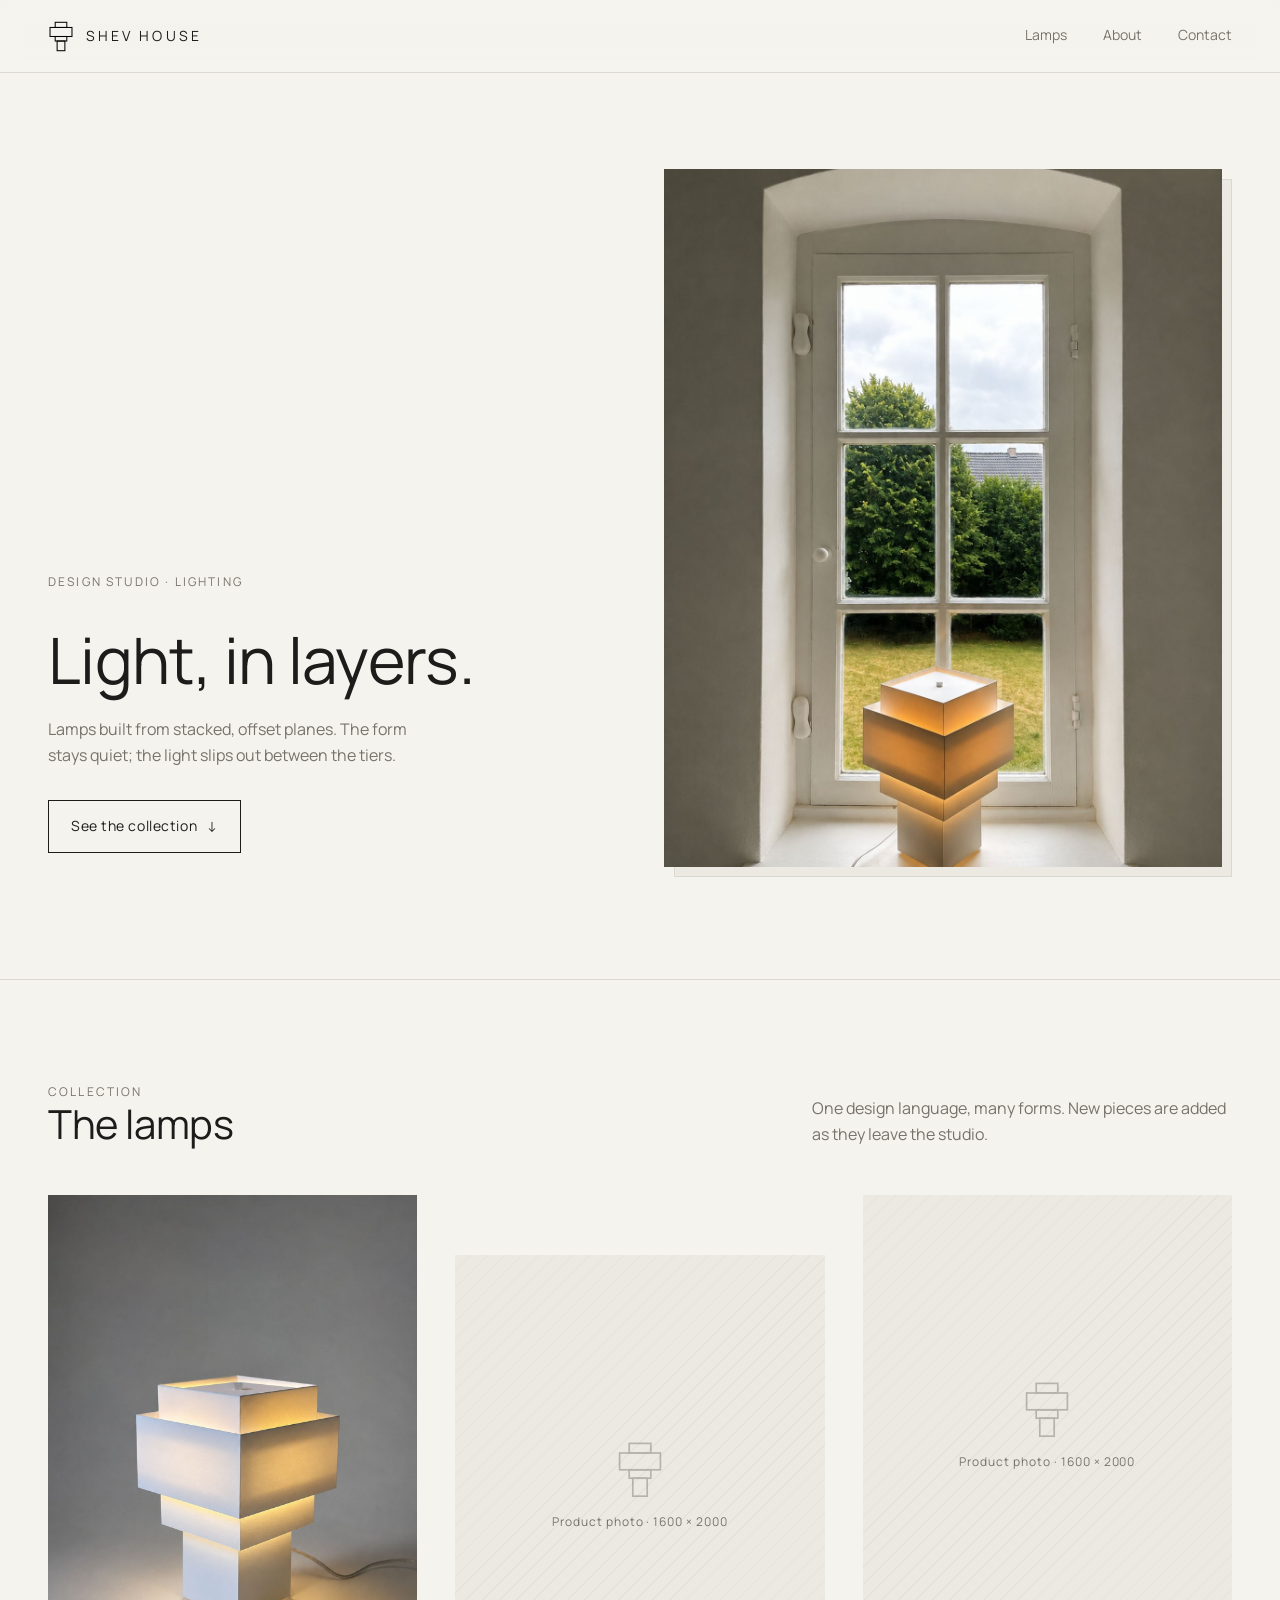
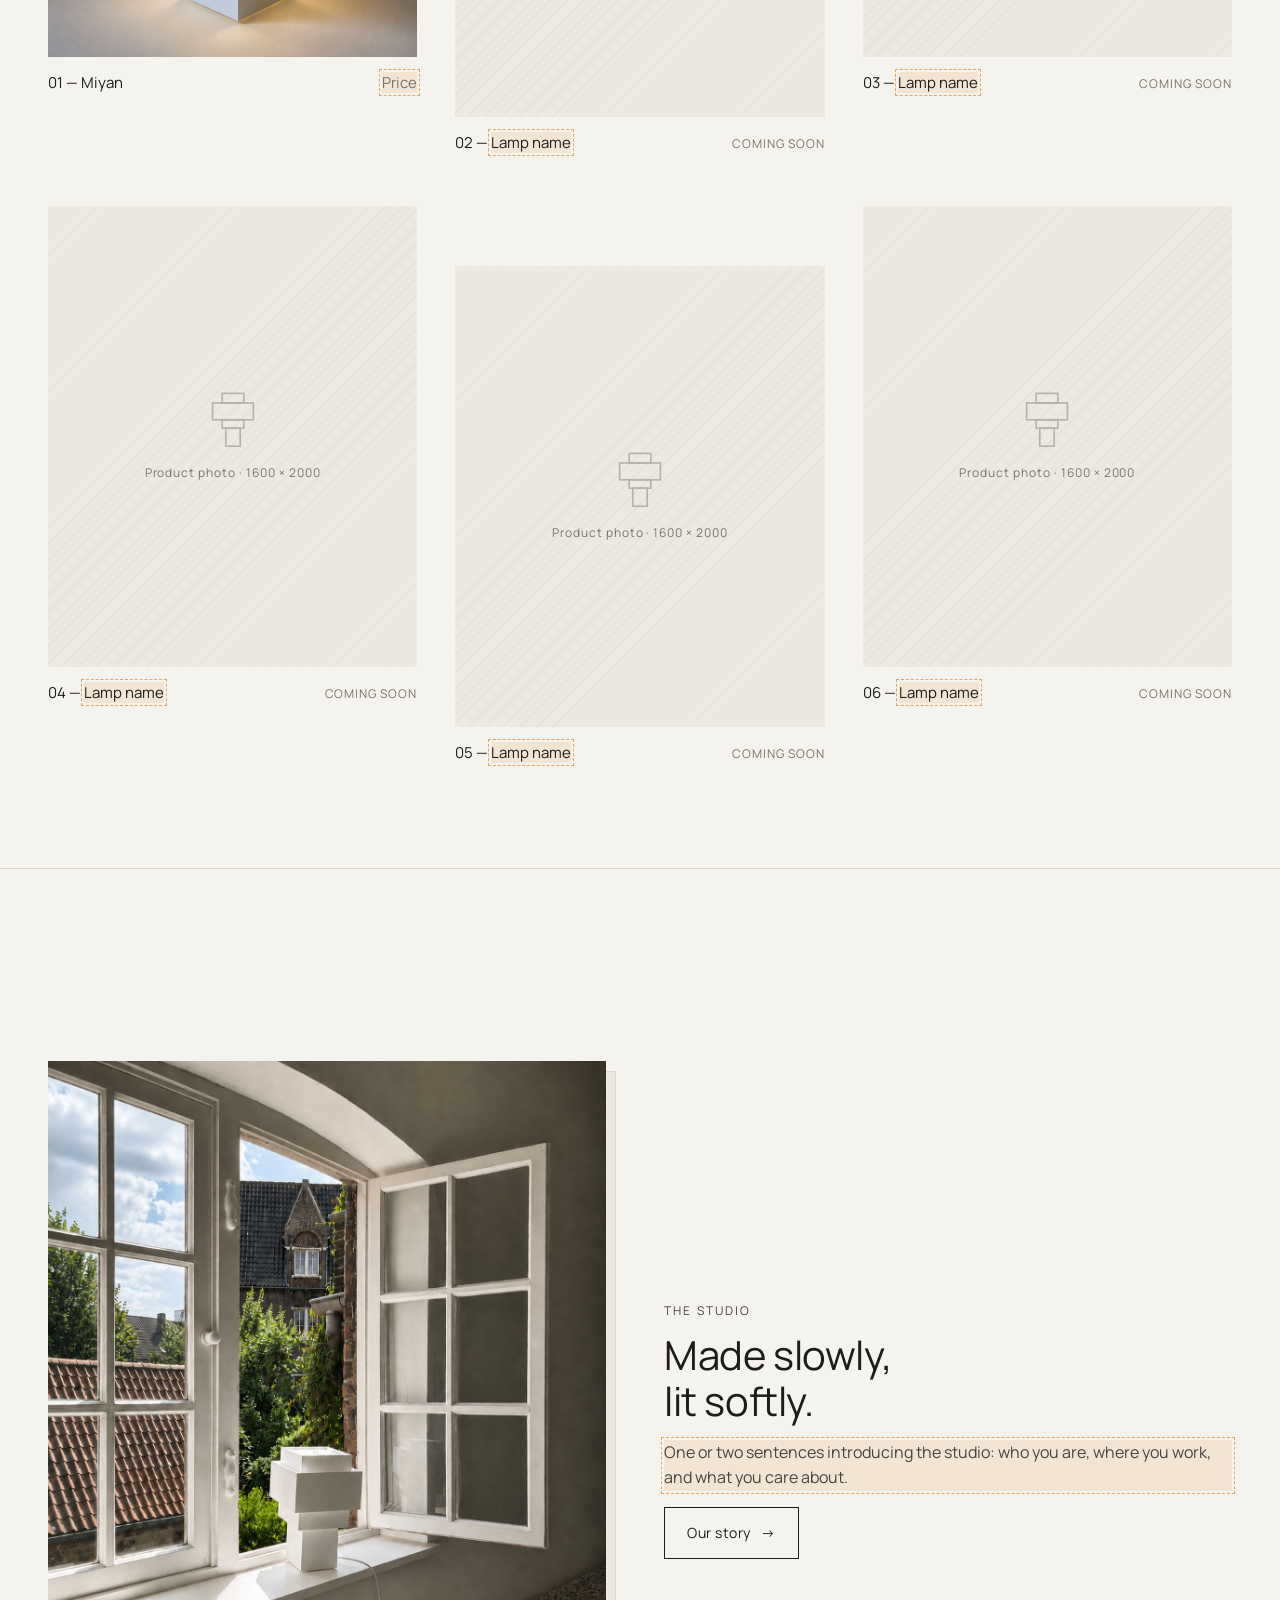
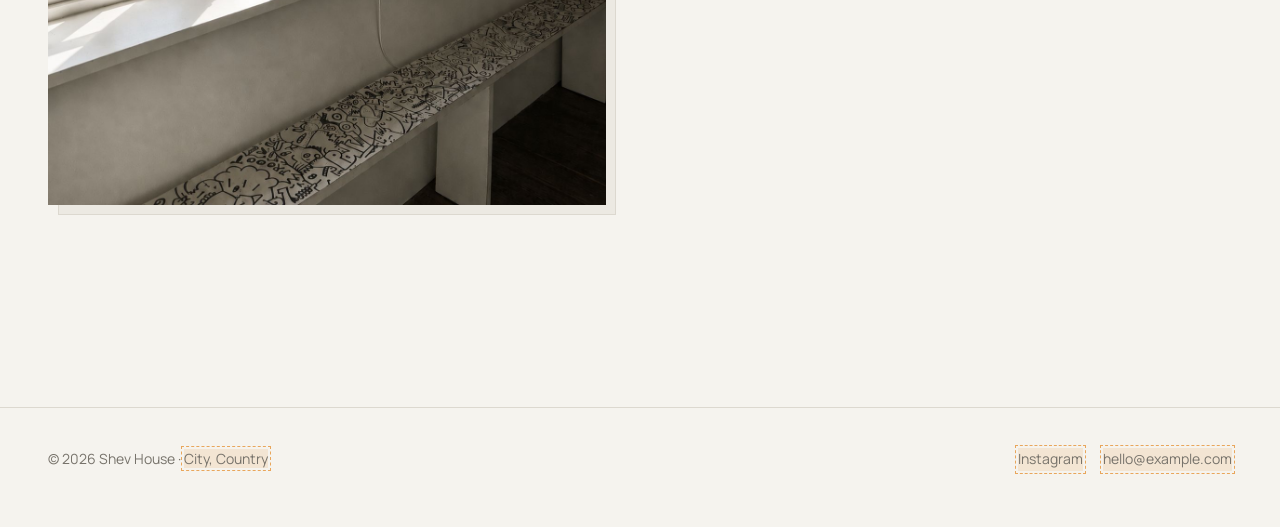
<file: index.html>
<!doctype html>
<html lang="en">
<head>
  <meta charset="utf-8">
  <meta name="viewport" content="width=device-width, initial-scale=1">
  <title>Shev House — Lamps</title>
  <meta name="description" content="Shev House is a design studio making sculptural lamps of stacked, offset light.">
  <link rel="icon" href="assets/img/favicon.svg" type="image/svg+xml">
  <link rel="preconnect" href="https://fonts.googleapis.com">
  <link rel="preconnect" href="https://fonts.gstatic.com" crossorigin>
  <link href="https://fonts.googleapis.com/css2?family=Manrope:wght@300;400;500&display=swap" rel="stylesheet">
  <link rel="stylesheet" href="assets/css/style.css">
</head>
<body class="show-placeholders">
  <header class="site-header">
    <div class="wrap">
      <a class="logo" href="index.html" aria-label="Shev House — home">
        <img src="assets/img/logo-mark.svg" alt="">
        <span>Shev House</span>
      </a>
      <nav class="nav" aria-label="Main">
        <a href="index.html#collection">Lamps</a>
        <a href="about.html">About</a>
        <a href="contact.html">Contact</a>
      </nav>
    </div>
  </header>

  <main>
    <section class="wrap hero">
      <div class="hero-copy">
        <p class="eyebrow">Design studio · Lighting</p>
        <h1>Light, in layers.</h1>
        <p>Lamps built from stacked, offset planes. The form stays quiet; the light slips out between the tiers.</p>
        <a class="btn" href="#collection">See the collection <span class="arrow">↓</span></a>
      </div>
      <div class="hero-media tiered">
        <img src="assets/img/miyan/img_6294.jpg" alt="Miyan lamp glowing on a white window sill" width="1200" height="1600">
      </div>
    </section>

    <section class="section" id="collection">
      <div class="wrap">
        <div class="section-head">
          <div>
            <p class="eyebrow">Collection</p>
            <h2>The lamps</h2>
          </div>
          <p>One design language, many forms. New pieces are added as they leave the studio.</p>
        </div>
        <div class="grid" data-product-grid></div>
      </div>
    </section>

    <section class="section">
      <div class="wrap about-intro">
        <div class="tiered">
          <img src="assets/img/miyan/img_6286.jpg" alt="Miyan on a sill beside an open window" width="1199" height="1600" loading="lazy">
        </div>
        <div class="prose">
          <p class="eyebrow">The studio</p>
          <h2>Made slowly, <br>lit softly.</h2>
          <p class="ph">One or two sentences introducing the studio: who you are, where you work, and what you care about.</p>
          <p><a class="btn" href="about.html">Our story <span class="arrow">→</span></a></p>
        </div>
      </div>
    </section>
  </main>

  <footer class="site-footer">
    <div class="wrap">
      <span>© 2026 Shev House · <span class="ph">City, Country</span></span>
      <nav aria-label="Footer">
        <a href="https://instagram.com/" class="ph">Instagram</a>
        <a href="mailto:hello@example.com" class="ph">hello@example.com</a>
      </nav>
    </div>
  </footer>
  <script src="assets/js/products.js"></script>
  <script src="assets/js/site.js"></script>
</body>
</html>
</file>
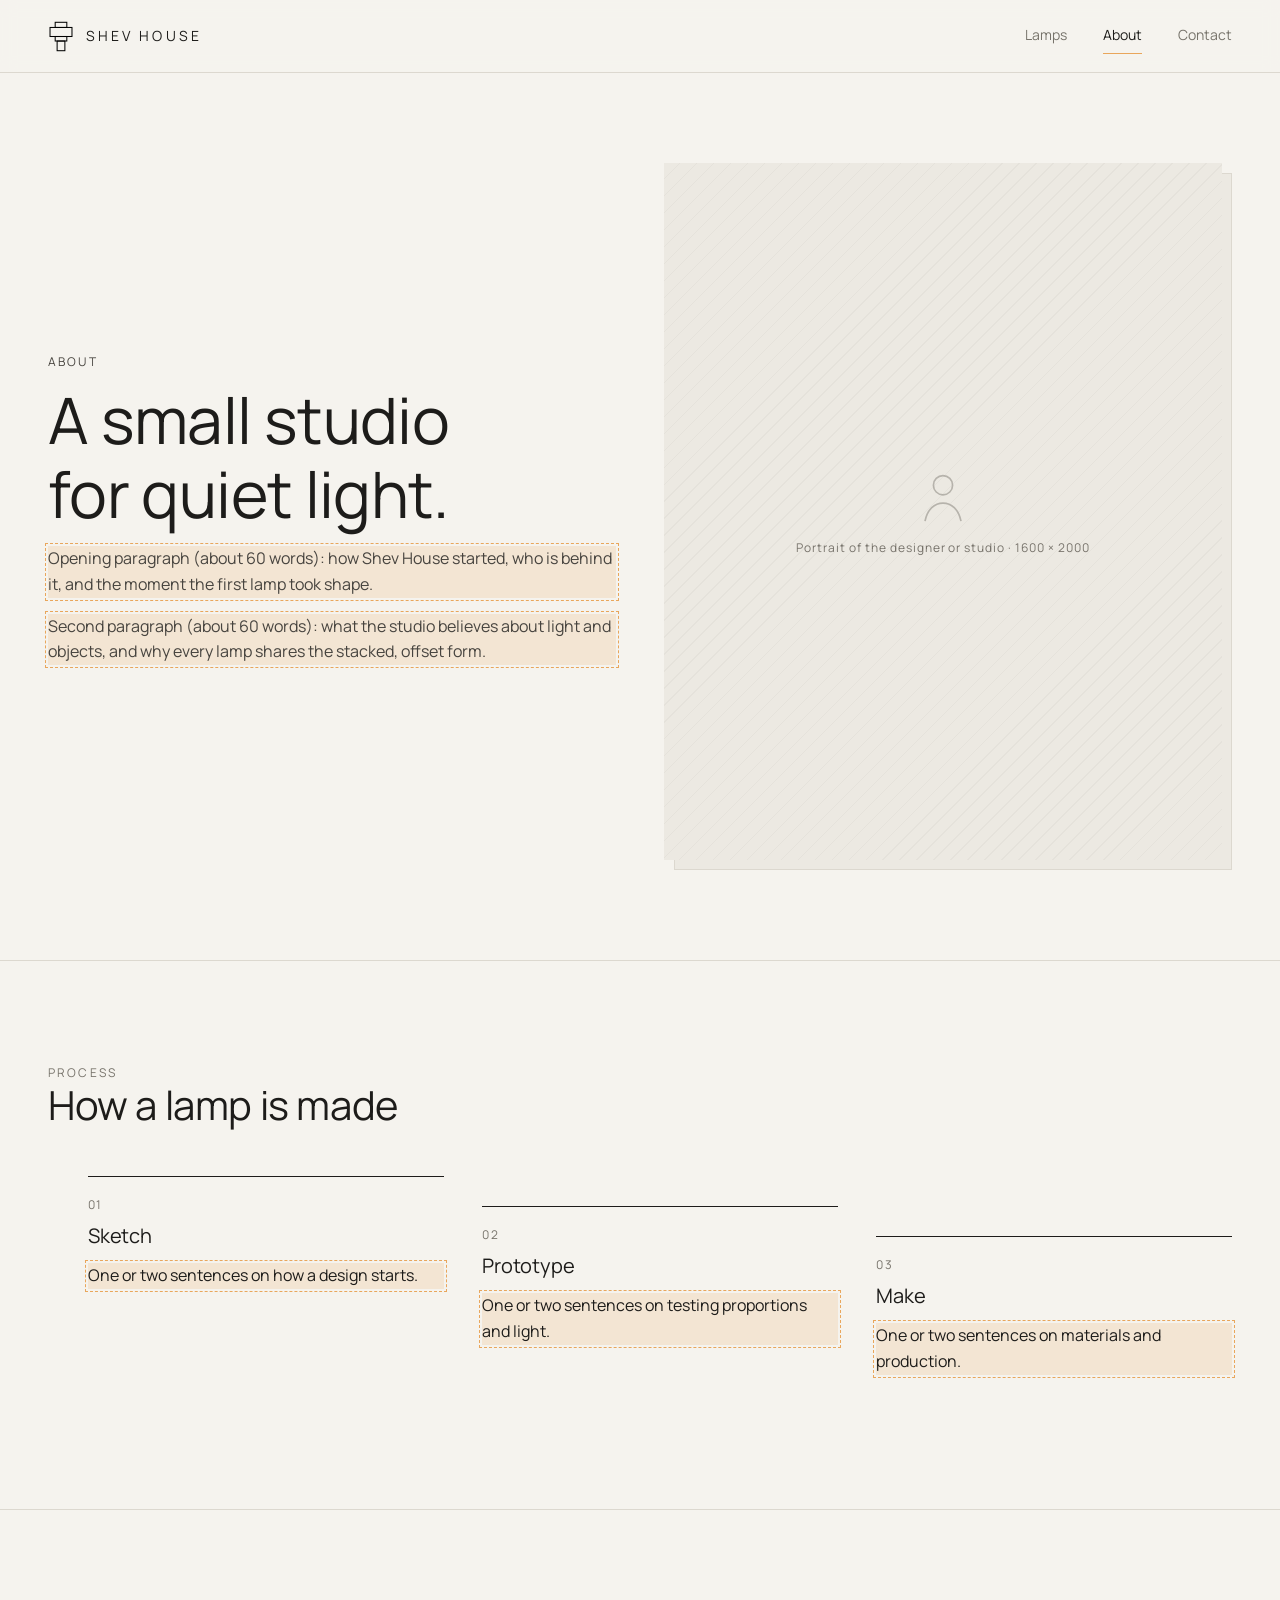
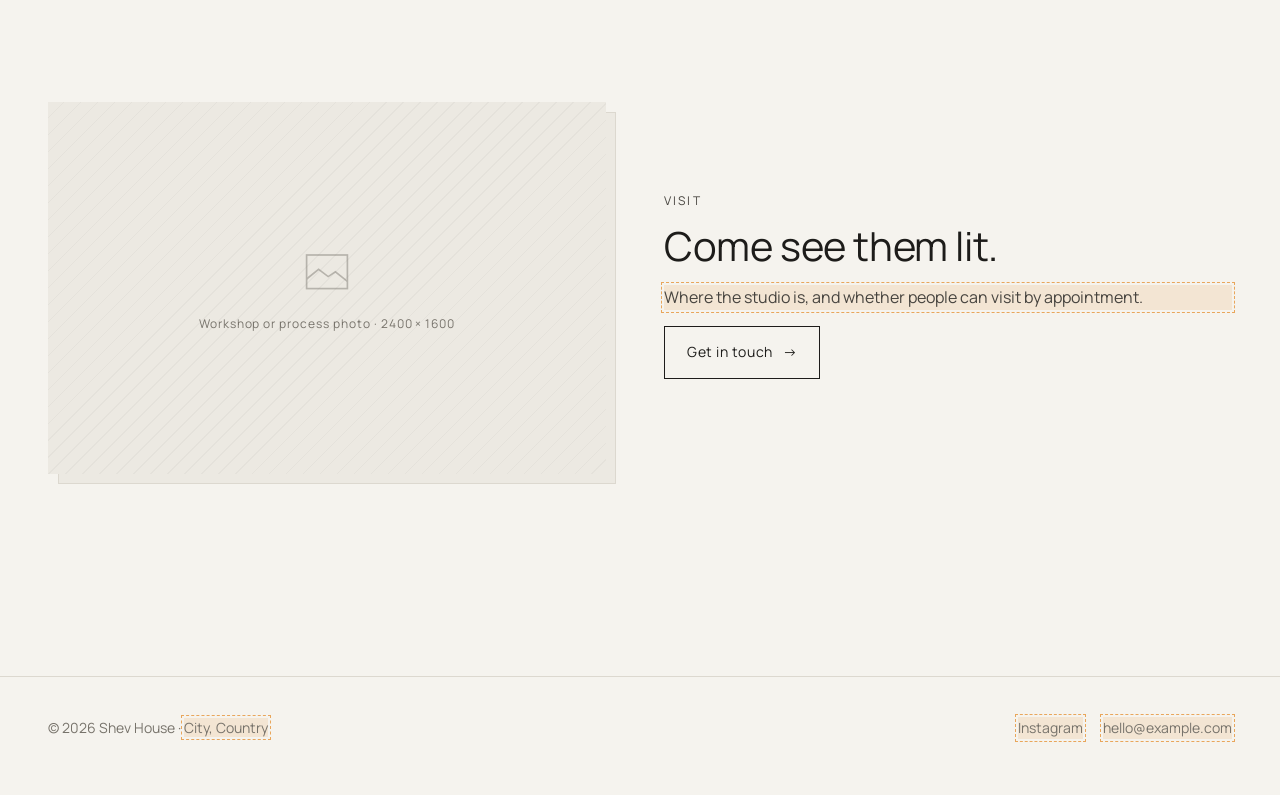
<file: about.html>
<!doctype html>
<html lang="en">
<head>
  <meta charset="utf-8">
  <meta name="viewport" content="width=device-width, initial-scale=1">
  <title>About — Shev House</title>
  <meta name="description" content="The story of Shev House, a lighting design studio.">
  <link rel="icon" href="assets/img/favicon.svg" type="image/svg+xml">
  <link rel="preconnect" href="https://fonts.googleapis.com">
  <link rel="preconnect" href="https://fonts.gstatic.com" crossorigin>
  <link href="https://fonts.googleapis.com/css2?family=Manrope:wght@300;400;500&display=swap" rel="stylesheet">
  <link rel="stylesheet" href="assets/css/style.css">
</head>
<body class="show-placeholders">
  <header class="site-header">
    <div class="wrap">
      <a class="logo" href="index.html" aria-label="Shev House — home">
        <img src="assets/img/logo-mark.svg" alt="">
        <span>Shev House</span>
      </a>
      <nav class="nav" aria-label="Main">
        <a href="index.html#collection">Lamps</a>
        <a href="about.html" aria-current="page">About</a>
        <a href="contact.html">Contact</a>
      </nav>
    </div>
  </header>

  <main>
    <section class="wrap about-intro">
      <div class="prose">
        <p class="eyebrow">About</p>
        <h1>A small studio <br>for quiet light.</h1>
        <p class="ph">Opening paragraph (about 60 words): how Shev House started, who is behind it, and the moment the first lamp took shape.</p>
        <p class="ph">Second paragraph (about 60 words): what the studio believes about light and objects, and why every lamp shares the stacked, offset form.</p>
      </div>
      <div class="tiered">
        <div class="placeholder" style="aspect-ratio:4/5">
          <svg viewBox="0 0 40 48" fill="none" stroke="currentColor" stroke-width="1.4"><circle cx="20" cy="16" r="8"/><path d="M5 46c2-10 8-15 15-15s13 5 15 15"/></svg>
          <span>Portrait of the designer or studio · 1600 × 2000</span>
        </div>
      </div>
    </section>

    <section class="section">
      <div class="wrap">
        <div class="section-head">
          <div>
            <p class="eyebrow">Process</p>
            <h2>How a lamp is made</h2>
          </div>
        </div>
        <ol class="steps">
          <li><h3>Sketch</h3><p class="ph">One or two sentences on how a design starts.</p></li>
          <li><h3>Prototype</h3><p class="ph">One or two sentences on testing proportions and light.</p></li>
          <li><h3>Make</h3><p class="ph">One or two sentences on materials and production.</p></li>
        </ol>
      </div>
    </section>

    <section class="section">
      <div class="wrap about-intro">
        <div class="tiered">
          <div class="placeholder" style="aspect-ratio:3/2">
            <svg viewBox="0 0 40 48" fill="none" stroke="currentColor" stroke-width="1.4"><rect x="3" y="10" width="34" height="28"/><path d="M3 30l10-8 8 6 6-4 10 8"/></svg>
            <span>Workshop or process photo · 2400 × 1600</span>
          </div>
        </div>
        <div class="prose">
          <p class="eyebrow">Visit</p>
          <h2>Come see them lit.</h2>
          <p class="ph">Where the studio is, and whether people can visit by appointment.</p>
          <p><a class="btn" href="contact.html">Get in touch <span class="arrow">→</span></a></p>
        </div>
      </div>
    </section>
  </main>

  <footer class="site-footer">
    <div class="wrap">
      <span>© 2026 Shev House · <span class="ph">City, Country</span></span>
      <nav aria-label="Footer">
        <a href="https://instagram.com/" class="ph">Instagram</a>
        <a href="mailto:hello@example.com" class="ph">hello@example.com</a>
      </nav>
    </div>
  </footer>
  <script src="assets/js/products.js"></script>
  <script src="assets/js/site.js"></script>
</body>
</html>
</file>
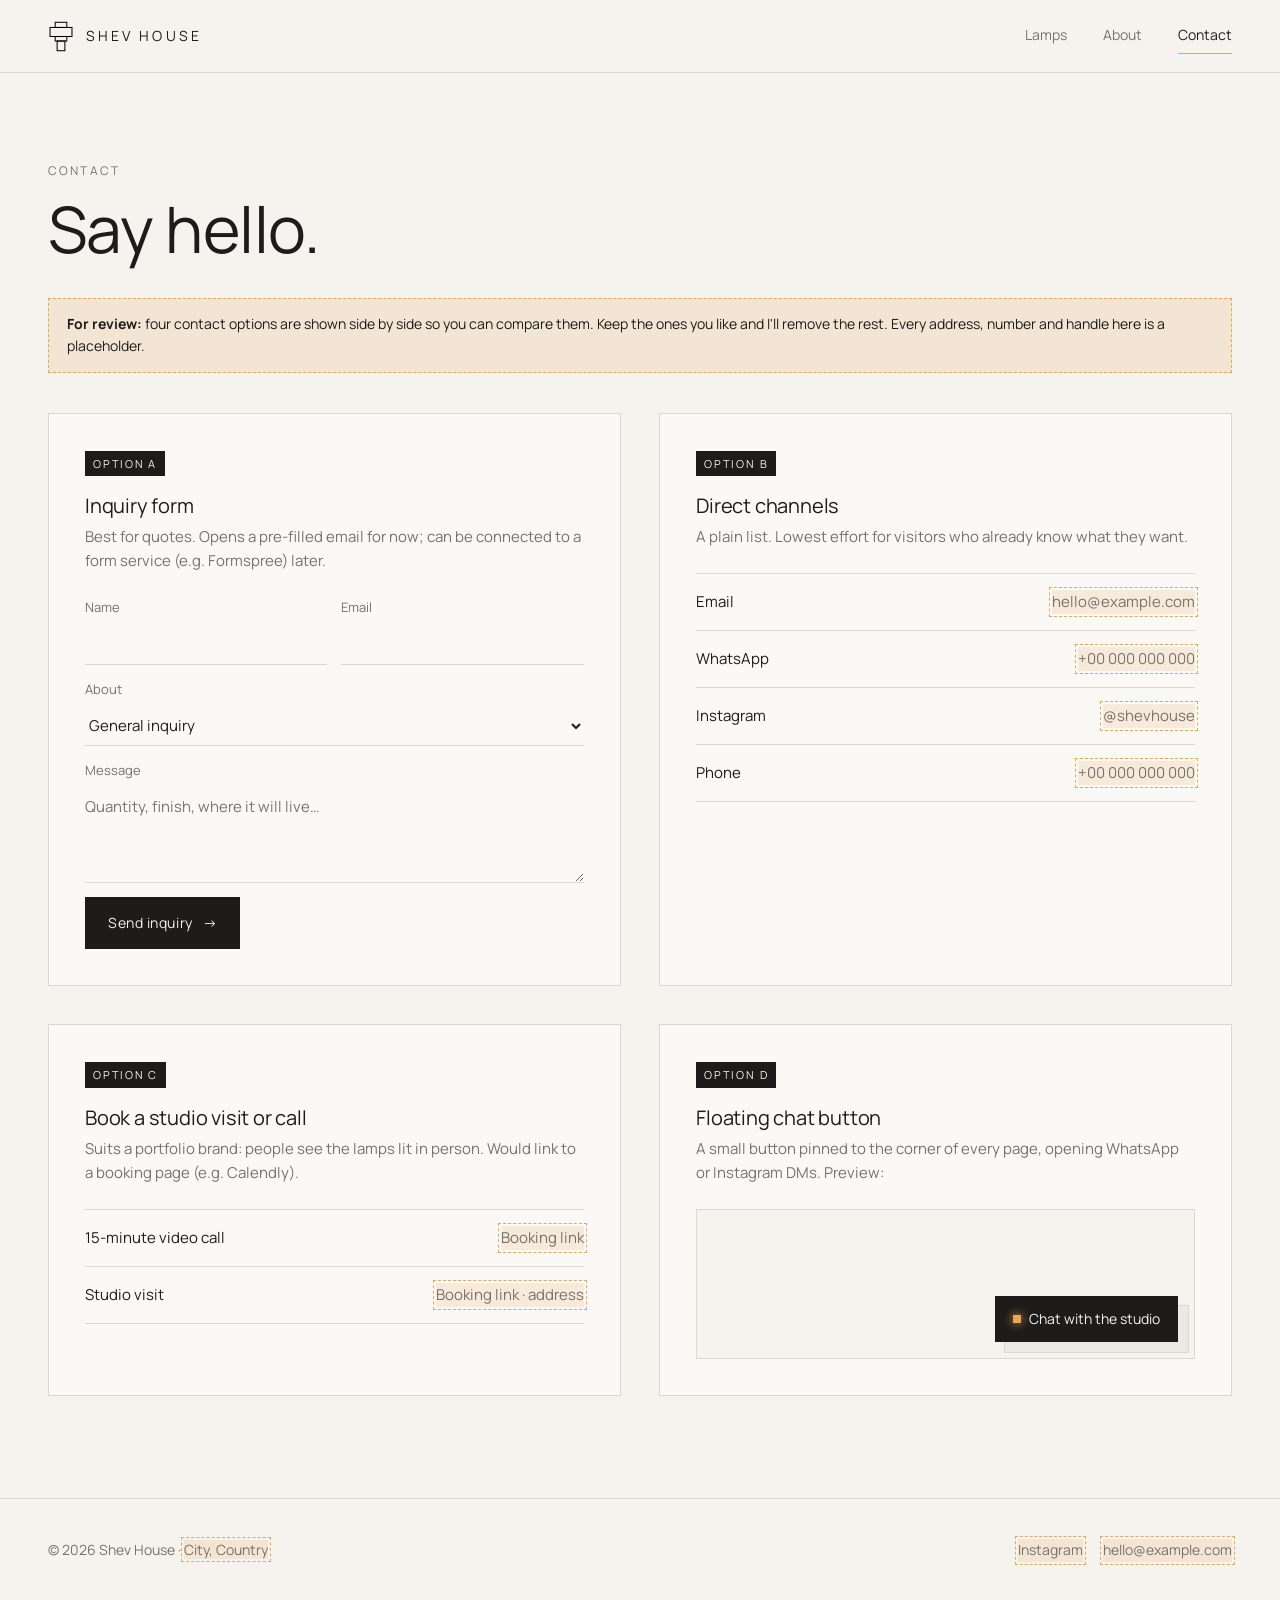
<file: contact.html>
<!doctype html>
<html lang="en">
<head>
  <meta charset="utf-8">
  <meta name="viewport" content="width=device-width, initial-scale=1">
  <title>Contact — Shev House</title>
  <meta name="description" content="Get in touch with Shev House.">
  <link rel="icon" href="assets/img/favicon.svg" type="image/svg+xml">
  <link rel="preconnect" href="https://fonts.googleapis.com">
  <link rel="preconnect" href="https://fonts.gstatic.com" crossorigin>
  <link href="https://fonts.googleapis.com/css2?family=Manrope:wght@300;400;500&display=swap" rel="stylesheet">
  <link rel="stylesheet" href="assets/css/style.css">
</head>
<body class="show-placeholders">
  <header class="site-header">
    <div class="wrap">
      <a class="logo" href="index.html" aria-label="Shev House — home">
        <img src="assets/img/logo-mark.svg" alt="">
        <span>Shev House</span>
      </a>
      <nav class="nav" aria-label="Main">
        <a href="index.html#collection">Lamps</a>
        <a href="about.html">About</a>
        <a href="contact.html" aria-current="page">Contact</a>
      </nav>
    </div>
  </header>

  <main class="wrap">
    <section style="padding-top: clamp(40px, 7vw, 88px)">
      <p class="eyebrow">Contact</p>
      <h1>Say hello.</h1>
      <p class="review-note"><strong>For review:</strong> four contact options are shown side by side so you can compare them. Keep the ones you like and I'll remove the rest. Every address, number and handle here is a placeholder.</p>
    </section>

    <section class="options">
      <div class="option" id="inquiry">
        <span class="option-label">Option A</span>
        <h3>Inquiry form</h3>
        <p>Best for quotes. Opens a pre-filled email for now; can be connected to a form service (e.g. Formspree) later.</p>
        <form class="form" action="mailto:hello@example.com" method="post" enctype="text/plain">
          <div class="row">
            <label>Name<input name="name" autocomplete="name" required></label>
            <label>Email<input name="email" type="email" autocomplete="email" required></label>
          </div>
          <label>About<select name="product" data-product-field></select></label>
          <label>Message<textarea name="message" placeholder="Quantity, finish, where it will live…"></textarea></label>
          <div><button class="btn solid" type="submit">Send inquiry <span class="arrow">→</span></button></div>
        </form>
      </div>

      <div class="option" id="channels">
        <span class="option-label">Option B</span>
        <h3>Direct channels</h3>
        <p>A plain list. Lowest effort for visitors who already know what they want.</p>
        <ul class="channels">
          <li><a href="mailto:hello@example.com"><span>Email</span><span class="ph">hello@example.com</span></a></li>
          <li><a href="https://wa.me/0000000000"><span>WhatsApp</span><span class="ph">+00 000 000 000</span></a></li>
          <li><a href="https://instagram.com/"><span>Instagram</span><span class="ph">@shevhouse</span></a></li>
          <li><a href="tel:+0000000000"><span>Phone</span><span class="ph">+00 000 000 000</span></a></li>
        </ul>
      </div>

      <div class="option">
        <span class="option-label">Option C</span>
        <h3>Book a studio visit or call</h3>
        <p>Suits a portfolio brand: people see the lamps lit in person. Would link to a booking page (e.g. Calendly).</p>
        <ul class="channels">
          <li><a href="#"><span>15-minute video call</span><span class="ph">Booking link</span></a></li>
          <li><a href="#"><span>Studio visit</span><span class="ph">Booking link · address</span></a></li>
        </ul>
      </div>

      <div class="option">
        <span class="option-label">Option D</span>
        <h3>Floating chat button</h3>
        <p>A small button pinned to the corner of every page, opening WhatsApp or Instagram DMs. Preview:</p>
        <div class="float-preview">
          <a class="float-btn" href="https://wa.me/0000000000">Chat with the studio</a>
        </div>
      </div>
    </section>
  </main>

  <footer class="site-footer">
    <div class="wrap">
      <span>© 2026 Shev House · <span class="ph">City, Country</span></span>
      <nav aria-label="Footer">
        <a href="https://instagram.com/" class="ph">Instagram</a>
        <a href="mailto:hello@example.com" class="ph">hello@example.com</a>
      </nav>
    </div>
  </footer>
  <script src="assets/js/products.js"></script>
  <script src="assets/js/site.js"></script>
</body>
</html>
</file>
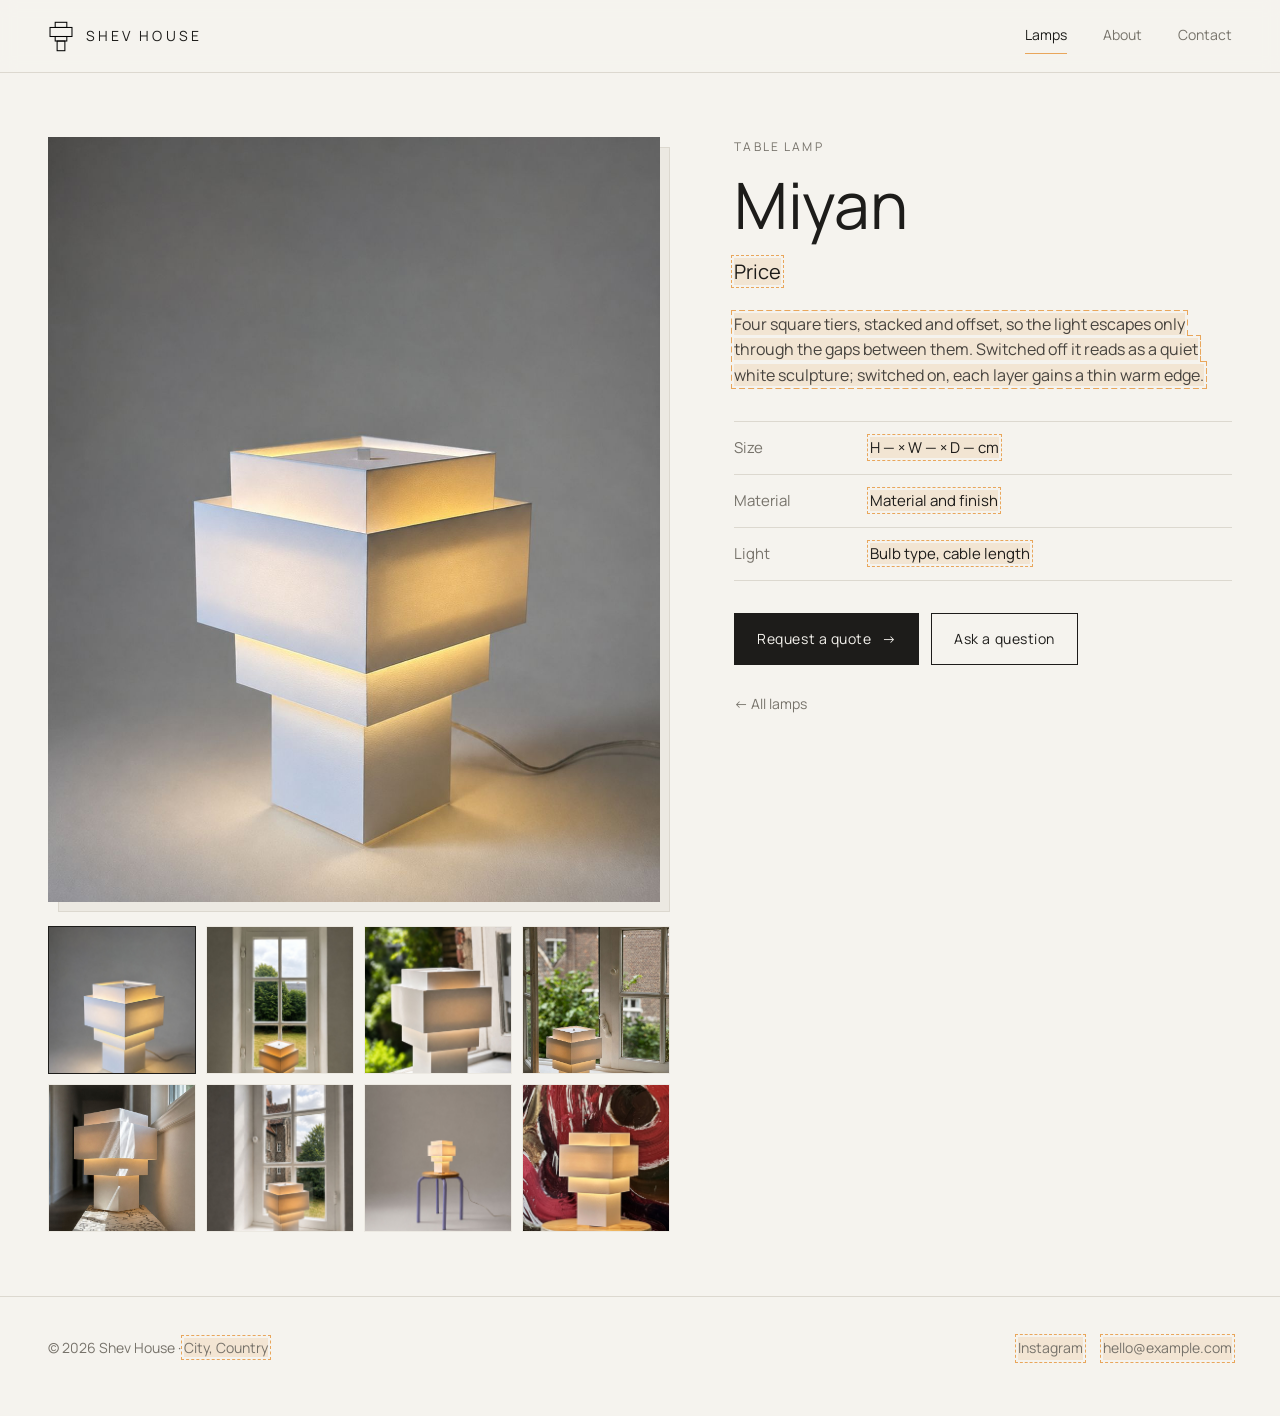
<file: product.html>
<!doctype html>
<html lang="en">
<head>
  <meta charset="utf-8">
  <meta name="viewport" content="width=device-width, initial-scale=1">
  <title>Shev House</title>
  <meta name="description" content="A lamp by Shev House.">
  <link rel="icon" href="assets/img/favicon.svg" type="image/svg+xml">
  <link rel="preconnect" href="https://fonts.googleapis.com">
  <link rel="preconnect" href="https://fonts.gstatic.com" crossorigin>
  <link href="https://fonts.googleapis.com/css2?family=Manrope:wght@300;400;500&display=swap" rel="stylesheet">
  <link rel="stylesheet" href="assets/css/style.css">
</head>
<body class="show-placeholders">
  <header class="site-header">
    <div class="wrap">
      <a class="logo" href="index.html" aria-label="Shev House — home">
        <img src="assets/img/logo-mark.svg" alt="">
        <span>Shev House</span>
      </a>
      <nav class="nav" aria-label="Main">
        <a href="index.html#collection" aria-current="page">Lamps</a>
        <a href="about.html">About</a>
        <a href="contact.html">Contact</a>
      </nav>
    </div>
  </header>

  <main class="wrap">
    <article class="product" data-product-page></article>
  </main>

  <footer class="site-footer">
    <div class="wrap">
      <span>© 2026 Shev House · <span class="ph">City, Country</span></span>
      <nav aria-label="Footer">
        <a href="https://instagram.com/" class="ph">Instagram</a>
        <a href="mailto:hello@example.com" class="ph">hello@example.com</a>
      </nav>
    </div>
  </footer>
  <script src="assets/js/products.js"></script>
  <script src="assets/js/site.js"></script>
</body>
</html>
</file>
<file: assets/css/style.css>
/* Shev House — minimal portfolio
   Visual language borrowed from the lamps: stacked, offset tiers,
   matte white planes, and warm light leaking between layers. */

:root {
  --paper: #f5f3ee;
  --paper-2: #ece9e2;
  --ink: #1d1c1a;
  --muted: #77736b;
  --line: #dcd8cf;
  --glow: #e9a65b;          /* the light between the tiers — use sparingly */
  --glow-soft: rgba(233, 166, 91, 0.18);

  --font: "Manrope", system-ui, -apple-system, "Segoe UI", sans-serif;
  --gutter: clamp(16px, 4vw, 48px);
  --max: 1280px;
  --step: 10px;             /* the offset used for every "tier" */
}

*,
*::before,
*::after { box-sizing: border-box; }

html { -webkit-text-size-adjust: 100%; }

body {
  margin: 0;
  background: var(--paper);
  color: var(--ink);
  font-family: var(--font);
  font-size: 16px;
  line-height: 1.6;
  -webkit-font-smoothing: antialiased;
}

img { display: block; max-width: 100%; height: auto; }
a { color: inherit; }

.wrap {
  max-width: var(--max);
  margin: 0 auto;
  padding: 0 var(--gutter);
}

.eyebrow {
  font-size: 12px;
  letter-spacing: 0.18em;
  text-transform: uppercase;
  color: var(--muted);
  margin: 0 0 12px;
}

h1, h2, h3 { font-weight: 400; letter-spacing: -0.01em; line-height: 1.15; margin: 0; }
h1 { font-size: clamp(34px, 5.5vw, 64px); }
h2 { font-size: clamp(26px, 3.4vw, 40px); }
h3 { font-size: 20px; }

/* ---------- Header ---------- */

.site-header {
  position: sticky;
  top: 0;
  z-index: 10;
  background: color-mix(in srgb, var(--paper) 92%, transparent);
  backdrop-filter: blur(8px);
  border-bottom: 1px solid var(--line);
}

.site-header .wrap {
  display: flex;
  align-items: center;
  justify-content: space-between;
  height: 72px;
}

.logo {
  display: flex;
  align-items: center;
  gap: 12px;
  text-decoration: none;
  font-size: 14px;
  letter-spacing: 0.22em;
  text-transform: uppercase;
}

.logo img { width: 26px; height: 31px; }

.nav { display: flex; gap: clamp(16px, 3vw, 36px); }

.nav a {
  font-size: 14px;
  text-decoration: none;
  color: var(--muted);
  padding: 6px 0;
  border-bottom: 1px solid transparent;
  transition: color .2s, border-color .2s;
}

.nav a:hover,
.nav a[aria-current="page"] { color: var(--ink); border-bottom-color: var(--glow); }

/* ---------- Hero ---------- */

.hero {
  display: grid;
  grid-template-columns: 1fr 1fr;
  gap: var(--gutter);
  align-items: end;
  padding-block: clamp(40px, 8vw, 96px) clamp(48px, 8vw, 112px);
}

.hero-copy { padding-bottom: 24px; }
.hero-copy p { color: var(--muted); max-width: 38ch; margin: 20px 0 32px; }

/* The stepped frame: an offset plane sits behind every key image, like a tier. */
.tiered {
  position: relative;
  isolation: isolate;
  margin: 0 var(--step) var(--step) 0;
}

.tiered::before {
  content: "";
  position: absolute;
  inset: 0;
  transform: translate(var(--step), var(--step));
  background: var(--paper-2);
  border: 1px solid var(--line);
  z-index: -1;
}

.hero-media img,
.hero-media .placeholder { aspect-ratio: 4 / 5; width: 100%; object-fit: cover; }

/* ---------- Buttons ---------- */

.btn {
  display: inline-flex;
  align-items: center;
  gap: 10px;
  padding: 14px 22px;
  border: 1px solid var(--ink);
  background: transparent;
  color: var(--ink);
  font: inherit;
  font-size: 14px;
  letter-spacing: 0.04em;
  text-decoration: none;
  cursor: pointer;
  position: relative;
  transition: background .2s, color .2s;
}

.btn:hover { background: var(--ink); color: var(--paper); }
.btn.solid { background: var(--ink); color: var(--paper); }
.btn.solid:hover { background: transparent; color: var(--ink); }
.btn .arrow { transition: transform .2s; }
.btn:hover .arrow { transform: translateX(3px); }

/* ---------- Section heads ---------- */

.section { padding: clamp(48px, 8vw, 104px) 0; border-top: 1px solid var(--line); }

.section-head {
  display: flex;
  justify-content: space-between;
  align-items: end;
  gap: 24px;
  margin-bottom: clamp(28px, 4vw, 48px);
}

.section-head p { color: var(--muted); margin: 0; max-width: 42ch; }

/* ---------- Product grid ---------- */

.grid {
  display: grid;
  grid-template-columns: repeat(3, 1fr);
  gap: clamp(28px, 4vw, 56px) clamp(20px, 3vw, 40px);
}

/* Every other column drops by one step, echoing the offset tiers. */
.grid > :nth-child(3n + 2) { margin-top: calc(var(--step) * 6); }

.card { text-decoration: none; display: block; }

.card-media {
  position: relative;
  overflow: hidden;
  background: var(--paper-2);
}

.card-media img,
.card-media .placeholder { aspect-ratio: 4 / 5; width: 100%; object-fit: cover; transition: transform .6s ease; }

/* The "light leak": a warm line that appears under the image on hover. */
.card-media::after {
  content: "";
  position: absolute;
  left: 12%;
  right: 12%;
  bottom: 0;
  height: 2px;
  background: var(--glow);
  box-shadow: 0 0 18px 4px var(--glow-soft);
  transform: scaleX(0);
  transition: transform .4s ease;
}

.card:hover .card-media::after { transform: scaleX(1); }
.card:hover .card-media img { transform: scale(1.025); }

.card-meta {
  display: flex;
  justify-content: space-between;
  gap: 12px;
  padding-top: 14px;
  font-size: 15px;
}

.card-meta .price { color: var(--muted); }
.card .tag { font-size: 12px; color: var(--muted); letter-spacing: .08em; text-transform: uppercase; }

/* ---------- Placeholders ---------- */

.placeholder {
  display: flex;
  flex-direction: column;
  align-items: center;
  justify-content: center;
  gap: 14px;
  background:
    repeating-linear-gradient(135deg, transparent 0 11px, rgba(29,28,26,.035) 11px 12px),
    var(--paper-2);
  color: var(--muted);
  font-size: 12px;
  letter-spacing: .08em;
  text-align: center;
  padding: 16px;
}

.placeholder svg { width: 48px; opacity: .45; }

/* Text we still need from the studio. Turn off by removing `show-placeholders` from <body>. */
.show-placeholders .ph {
  background: var(--glow-soft);
  outline: 1px dashed var(--glow);
  outline-offset: 2px;
}

/* ---------- Product page ---------- */

.product {
  display: grid;
  grid-template-columns: 1.25fr 1fr;
  gap: clamp(32px, 5vw, 80px);
  padding-block: clamp(32px, 5vw, 72px);
  align-items: start;
}

.gallery { display: grid; gap: 14px; }
.gallery-main img,
.gallery-main .placeholder { aspect-ratio: 4 / 5; width: 100%; object-fit: cover; }

.thumbs { display: grid; grid-template-columns: repeat(4, 1fr); gap: 10px; }
.thumbs button {
  padding: 0;
  border: 1px solid transparent;
  background: var(--paper-2);
  cursor: pointer;
  aspect-ratio: 1;
  overflow: hidden;
}
.thumbs button[aria-current="true"] { border-color: var(--ink); }
.thumbs img { width: 100%; height: 100%; object-fit: cover; }

.product-info { position: sticky; top: 104px; }
.product-info .price { font-size: 20px; margin: 14px 0 24px; }
.product-info .desc { color: #47443f; margin: 0 0 32px; }

.specs { border-top: 1px solid var(--line); margin: 0 0 32px; }
.specs div {
  display: grid;
  grid-template-columns: 120px 1fr;
  gap: 16px;
  padding: 14px 0;
  border-bottom: 1px solid var(--line);
  font-size: 15px;
}
.specs dt { color: var(--muted); }
.specs dd { margin: 0; }

.product-actions { display: flex; flex-wrap: wrap; gap: 12px; }

.back { display: inline-block; margin-top: 28px; font-size: 14px; color: var(--muted); text-decoration: none; }
.back:hover { color: var(--ink); }

/* ---------- About ---------- */

.about-intro {
  display: grid;
  grid-template-columns: 1fr 1fr;
  gap: var(--gutter);
  padding-block: clamp(40px, 7vw, 96px);
  align-items: center;
}

.prose p { color: #47443f; max-width: 60ch; }
.prose p + p { margin-top: 1em; }

.steps {
  display: grid;
  grid-template-columns: repeat(3, 1fr);
  gap: clamp(20px, 3vw, 40px);
  counter-reset: step;
}

.steps li {
  list-style: none;
  border-top: 1px solid var(--ink);
  padding-top: 18px;
}
.steps li:nth-child(2) { margin-top: calc(var(--step) * 3); }
.steps li:nth-child(3) { margin-top: calc(var(--step) * 6); }
.steps li::before {
  counter-increment: step;
  content: "0" counter(step);
  display: block;
  font-size: 12px;
  color: var(--muted);
  letter-spacing: .12em;
  margin-bottom: 10px;
}
.steps ol { padding: 0; margin: 0; }

/* ---------- Contact experiments ---------- */

.review-note {
  border: 1px dashed var(--glow);
  background: var(--glow-soft);
  padding: 14px 18px;
  font-size: 14px;
  margin: 32px 0 0;
}

.options {
  display: grid;
  grid-template-columns: repeat(2, 1fr);
  gap: clamp(20px, 3vw, 40px);
  padding-block: 40px clamp(48px, 8vw, 104px);
}

.option {
  border: 1px solid var(--line);
  padding: clamp(20px, 3vw, 36px);
  background: #faf9f6;
}

.option-label {
  display: inline-block;
  font-size: 11px;
  letter-spacing: .16em;
  text-transform: uppercase;
  color: var(--paper);
  background: var(--ink);
  padding: 4px 8px;
  margin-bottom: 18px;
}

.option h3 { margin-bottom: 8px; }
.option > p { color: var(--muted); margin: 0 0 24px; font-size: 15px; }

.form { display: grid; gap: 14px; }
.form label { display: grid; gap: 6px; font-size: 13px; color: var(--muted); }
.form input,
.form select,
.form textarea {
  font: inherit;
  font-size: 15px;
  color: var(--ink);
  background: transparent;
  border: 0;
  border-bottom: 1px solid var(--line);
  padding: 8px 0;
  border-radius: 0;
}
.form input:focus,
.form select:focus,
.form textarea:focus { outline: none; border-bottom-color: var(--glow); }
.form textarea { resize: vertical; min-height: 96px; }
.form .row { display: grid; grid-template-columns: 1fr 1fr; gap: 14px; }

.channels { list-style: none; padding: 0; margin: 0; border-top: 1px solid var(--line); }
.channels li { border-bottom: 1px solid var(--line); }
.channels a {
  display: flex;
  justify-content: space-between;
  padding: 16px 0;
  text-decoration: none;
  font-size: 15px;
}
.channels a span:last-child { color: var(--muted); }
.channels a:hover span:last-child { color: var(--ink); }

/* Option D: floating chat button preview */
.float-preview {
  position: relative;
  height: 150px;
  border: 1px solid var(--line);
  background: var(--paper);
}
.float-btn {
  position: absolute;
  right: 16px;
  bottom: 16px;
  display: inline-flex;
  align-items: center;
  gap: 8px;
  padding: 12px 18px;
  background: var(--ink);
  color: var(--paper);
  font-size: 14px;
  text-decoration: none;
  box-shadow: var(--step) var(--step) 0 var(--paper-2), var(--step) var(--step) 0 1px var(--line);
}
.float-btn::before {
  content: "";
  width: 8px; height: 8px;
  background: var(--glow);
  box-shadow: 0 0 10px var(--glow);
}

/* ---------- Footer ---------- */

.site-footer { border-top: 1px solid var(--line); padding: 40px 0 56px; font-size: 14px; color: var(--muted); }
.site-footer .wrap { display: flex; justify-content: space-between; gap: 24px; flex-wrap: wrap; }
.site-footer a { text-decoration: none; }
.site-footer a:hover { color: var(--ink); }
.site-footer nav { display: flex; gap: 20px; }

/* ---------- Responsive ---------- */

@media (max-width: 900px) {
  .grid { grid-template-columns: repeat(2, 1fr); }
  .grid > :nth-child(3n + 2) { margin-top: 0; }
  .grid > :nth-child(2n) { margin-top: calc(var(--step) * 5); }
  .product, .about-intro { grid-template-columns: 1fr; }
  .product-info { position: static; }
  .options { grid-template-columns: 1fr; }
}

@media (max-width: 640px) {
  :root { --step: 7px; }
  .hero { grid-template-columns: 1fr; }
  .hero-copy { order: 2; padding-bottom: 0; }
  .section-head { flex-direction: column; align-items: start; }
  .grid { gap: 28px 14px; }
  .card-meta { flex-direction: column; gap: 2px; font-size: 14px; }
  .steps { grid-template-columns: 1fr; }
  .steps li:nth-child(n) { margin-top: 0; }
  .logo span { display: none; }
  .form .row { grid-template-columns: 1fr; }
  .specs div { grid-template-columns: 96px 1fr; }
}

@media (prefers-reduced-motion: reduce) {
  * { transition: none !important; }
}
</file>
